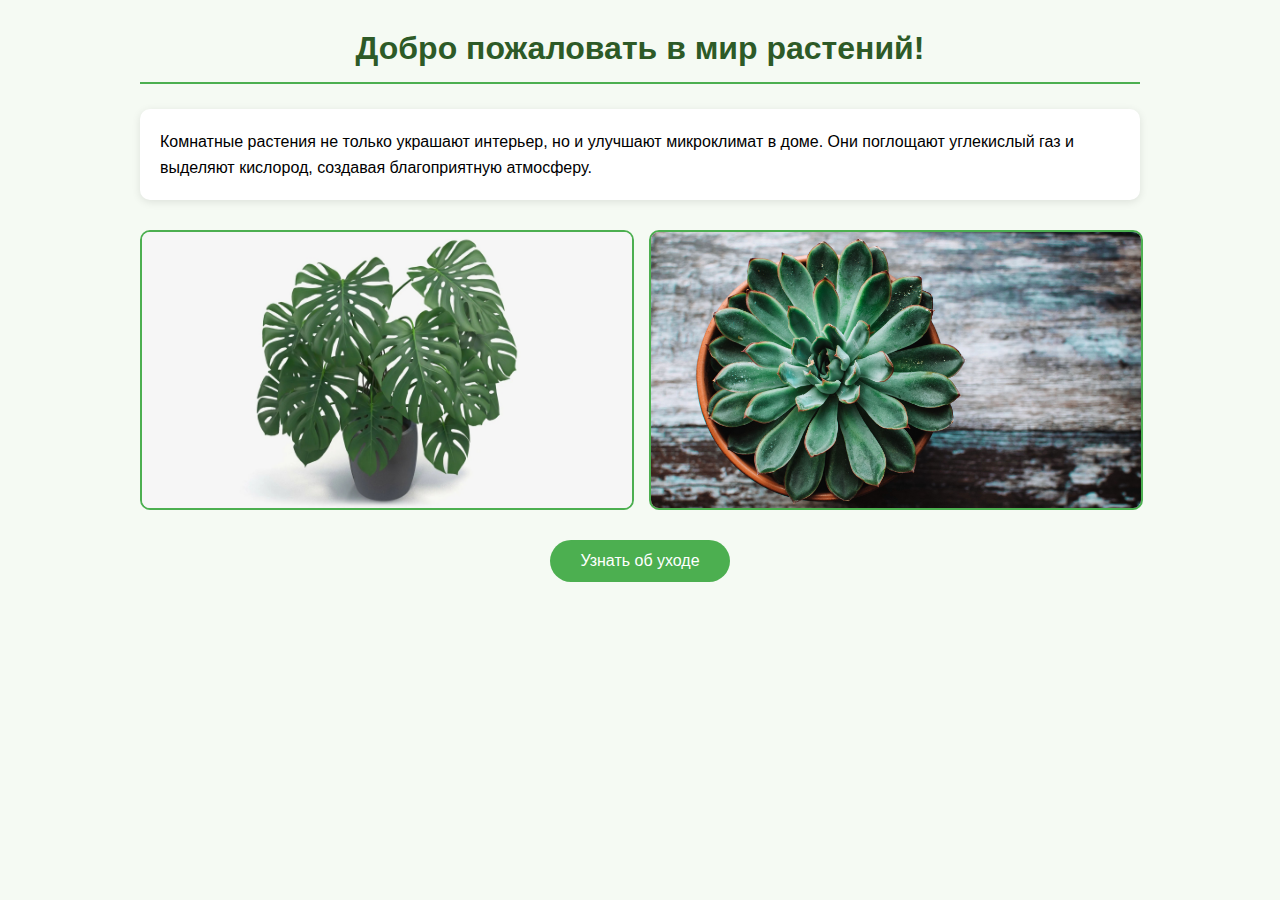
<file: index.html>
<!DOCTYPE html>
<html lang="ru">
<head>
    <meta charset="UTF-8">
    <title>Мир комнатных растений</title>
    <link rel="stylesheet" href="style.css">
</head>
<body>
    <h1>Добро пожаловать в мир растений!</h1>
    
    <div class="content">
        <p class="main-text">
            Комнатные растения не только украшают интерьер, но и улучшают микроклимат в доме. 
            Они поглощают углекислый газ и выделяют кислород, создавая благоприятную атмосферу.
        </p>

        <div class="image-container">
            <img src="Монстера.jpg" alt="Монстера">
            <img src="Суккуленты.jpg" alt="Суккуленты">
        </div>
    </div>

    <a href="care.html" class="nav-link">Узнать об уходе</a>
</body>
</html>
<p></p>
</file>
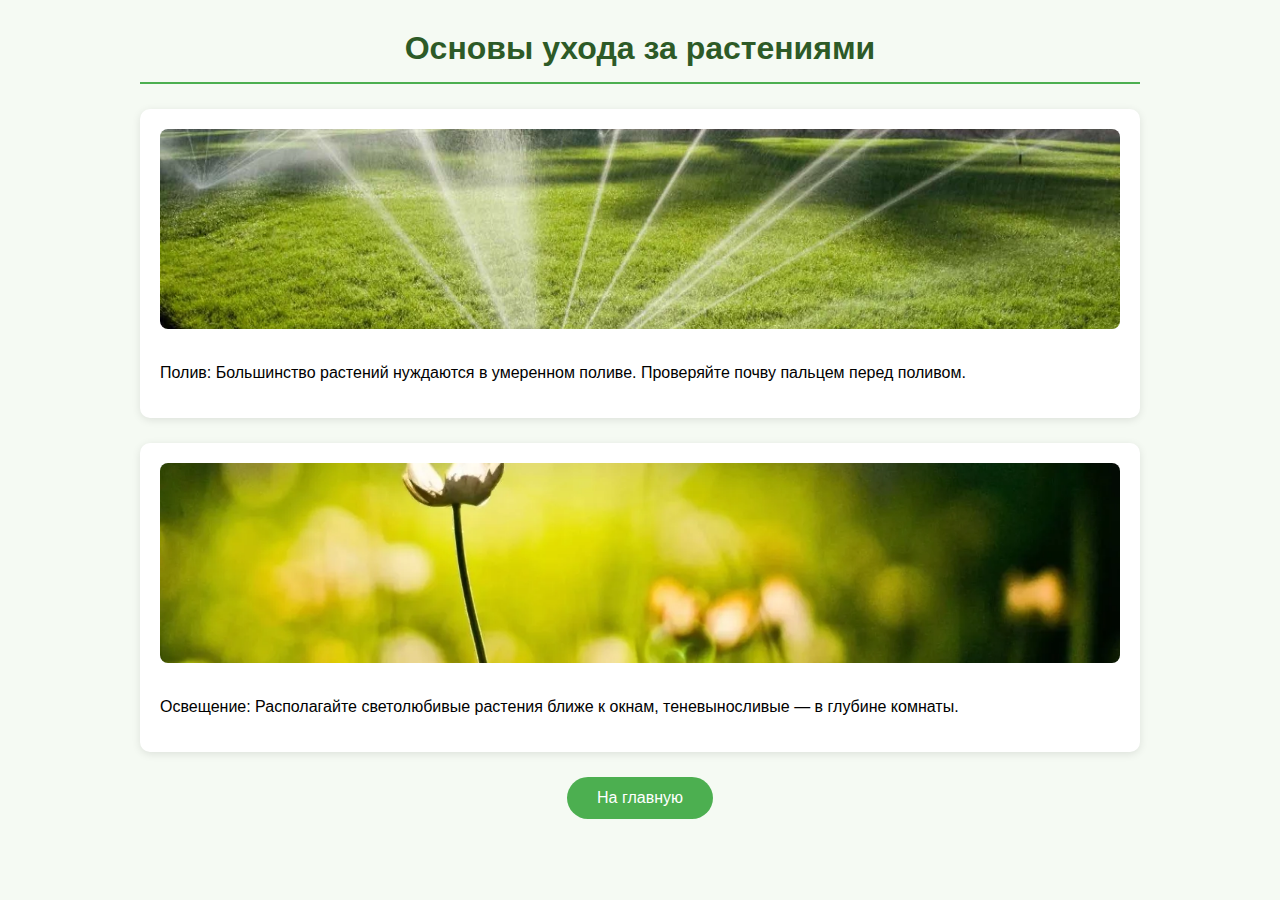
<file: care.html>
<!DOCTYPE html>
<html lang="ru">
<head>
    <meta charset="UTF-8">
    <title>Уход за растениями</title>
    <link rel="stylesheet" href="style.css">
</head>
<body>
    <h1>Основы ухода за растениями</h1>
    
    <div class="tip">
        <img src="Полив.webp" alt="Полив">
        <p>Полив: Большинство растений нуждаются в умеренном поливе. Проверяйте почву пальцем перед поливом.</p>
    </div>

    <div class="tip">
        <img src="Освещение.webp" alt="Освещение">
        <p>Освещение: Располагайте светолюбивые растения ближе к окнам, теневыносливые — в глубине комнаты.</p>
    </div>

    <a href="index.html" class="nav-link">На главную</a>
</body>
</html>
</file>
<file: style.css>
body {
    font-family: Arial, sans-serif;
    max-width: 1000px;
    margin: 30px auto;
    padding: 0 20px;
    background-color: #f5faf3;
}

h1 {
    color: #2d5a27;
    text-align: center;
    padding-bottom: 15px;
    border-bottom: 2px solid #4CAF50;
}

.main-text {
    background-color: white;
    padding: 20px;
    border-radius: 10px;
    margin: 25px 0;
    box-shadow: 0 2px 8px rgba(0,0,0,0.1);
    line-height: 1.6;
}

.image-container {
    display: flex;
    gap: 15px;
    margin: 30px 0;
}

.image-container img {
    width: 49%;
    border-radius: 10px;
    border: 2px solid #4CAF50;
}

.tip {
    background: white;
    border-radius: 10px;
    padding: 20px;
    margin: 25px 0;
    box-shadow: 0 2px 8px rgba(0,0,0,0.1);
}

.tip img {
    width: 100%;
    height: 200px;
    object-fit: cover;
    border-radius: 8px;
    margin-bottom: 15px;
}

.nav-link {
    display: block;
    text-align: center;
    padding: 12px 30px;
    background-color: #4CAF50;
    color: white;
    text-decoration: none;
    border-radius: 25px;
    margin: 25px auto;
    width: fit-content;
}

.nav-link:hover {
    background-color: #45a049;
}

@media (max-width: 768px) {
    .image-container {
        flex-direction: column;
    }
    
    .image-container img {
        width: 100%;
    }
    
    .tip img {
        height: 150px;
    }
}
</file>
